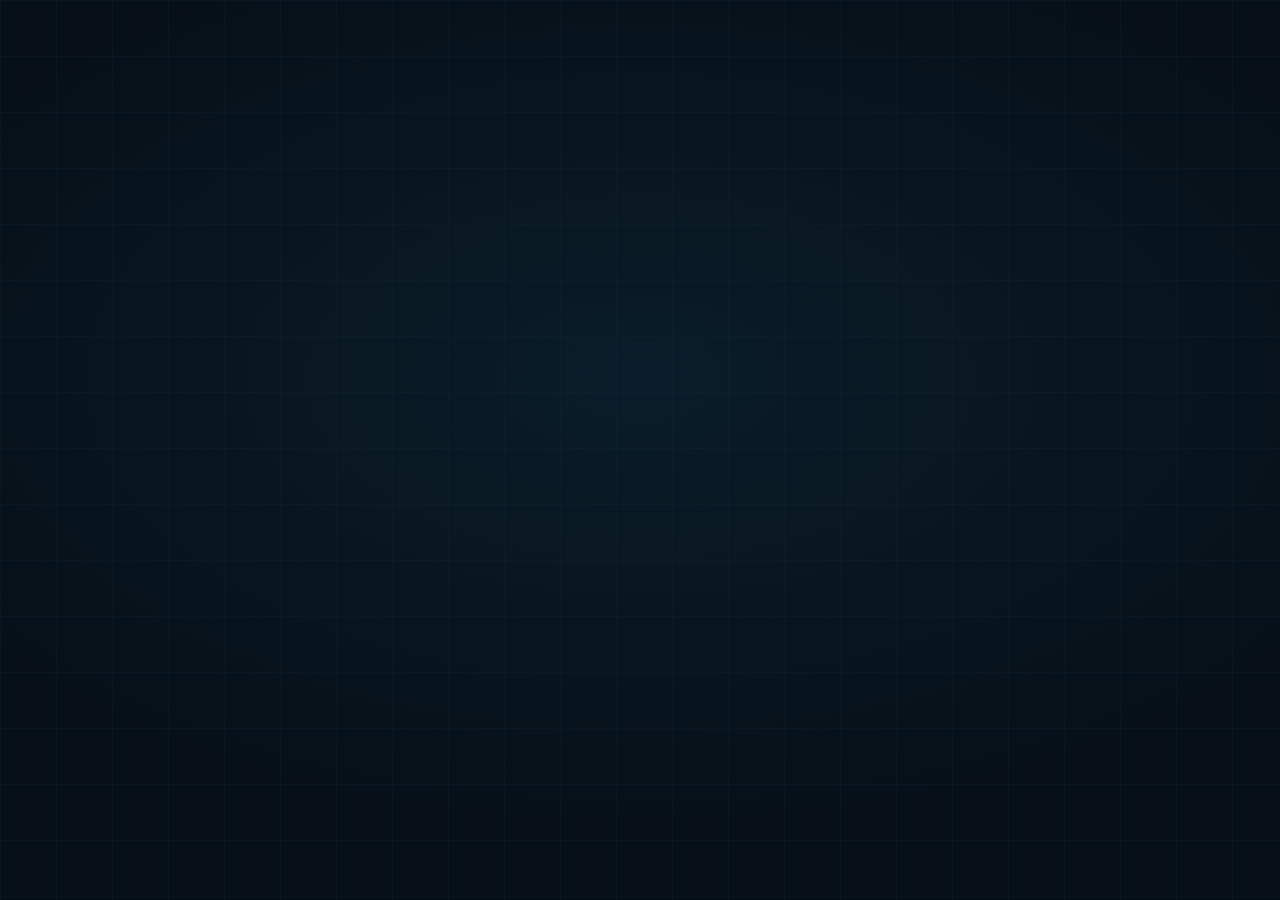
<file: index.html>
<!DOCTYPE html>
<html lang="zh-CN">
<head>
<meta charset="UTF-8" />
<meta http-equiv="refresh" content="0; url=./zijin-special-equipment.html" />
<title>紫金铜业特种设备指挥大屏</title>
</head>
<body>
<p><a href="./zijin-special-equipment.html">打开特种设备指挥大屏</a></p>
</body>
</html>
</file>
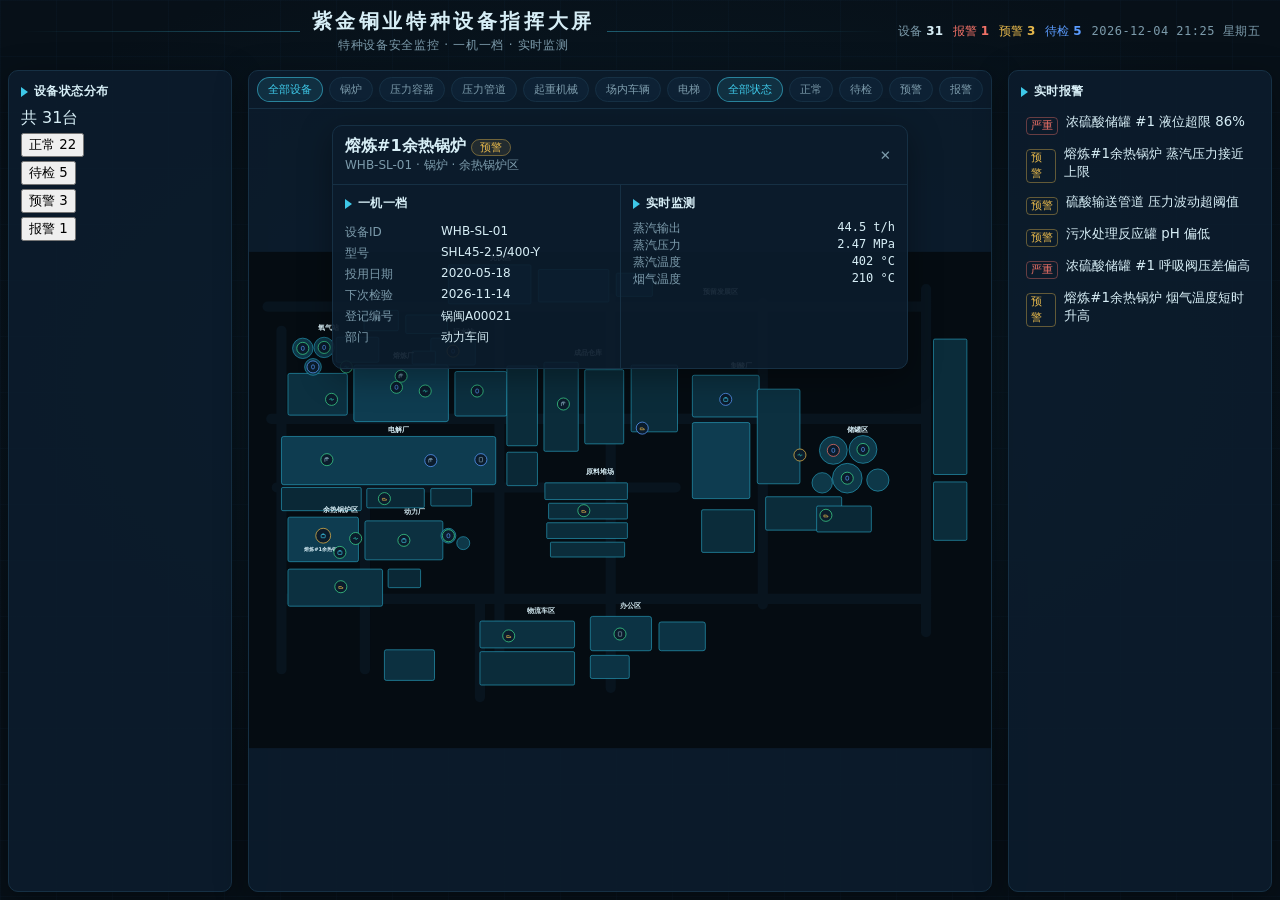
<file: zijin-special-equipment.html>
<!DOCTYPE html>
<html lang="zh-CN">
<head>
<meta charset="UTF-8" />
<meta name="viewport" content="width=device-width, initial-scale=1" />
<title>紫金铜业特种设备指挥大屏</title>
<link rel="stylesheet" href="./style.css" />
</head>
<body>
<div class="shell" id="app"></div>
<script src="./data-eq1.js"></script>
<script src="./data-eq2.js"></script>
<script src="./data-meta.js"></script>
<script src="./app-map.js"></script>
<script src="./app-ui.js"></script>
</body>
</html>
</file>
<file: style.css>
:root {
  --bg:#071018; --bg-deep:#050c12; --surface:#0b1c2c; --surface-2:#0e2438;
  --fg:#d7eef6; --muted:#7c9bab; --faint:#4d6b7a; --line:#163044; --accent:#3ec8e8;
  --ok:#3dd68c; --warn:#e6b84c; --alarm:#f07167; --info:#5b9cff; --teal:#2bb3a8; --steel:#8eb4c8;
  --map-bldg:#0c3040; --map-bldg-2:#0a2836; --map-hall:#0e3c50; --map-office:#0c3344;
  --map-solar:#123848; --map-shed:#0b2c3a; --map-stroke:#2aa8c8; --map-stroke-dim:#1a6a80;
  --map-road:#08141e; --map-road-edge:#102030; --map-water:#082430; --map-water-stroke:#164858;
  --map-green:#0a221c; --map-earth:#12160e; --map-tank:#0e3848; --map-rail:#1a2430;
}
* { box-sizing:border-box; }
html,body { margin:0; height:100%; background:var(--bg); color:var(--fg);
  font-family:"Noto Sans SC","PingFang SC","Microsoft YaHei",system-ui,sans-serif;
  -webkit-font-smoothing:antialiased; }
button, [role=button] { cursor:pointer; font-family:inherit; }
button:focus-visible { outline:2px solid var(--accent); outline-offset:2px; }
.shell { height:100%; display:flex; flex-direction:column; overflow:hidden;
  background-image: radial-gradient(ellipse 90% 70% at 50% 42%, rgb(14 48 68 / .4), transparent 70%),
    linear-gradient(rgb(16 36 52 / .22) 1px, transparent 1px),
    linear-gradient(90deg, rgb(16 36 52 / .22) 1px, transparent 1px);
  background-size:auto, 56px 56px, 56px 56px; }
header { position:relative; display:flex; align-items:center; gap:12px; padding:8px 20px; flex-shrink:0; }
header .rule { height:1px; flex:1; background:linear-gradient(to right, transparent, rgb(62 200 232 / .4)); }
header .rule.rev { background:linear-gradient(to left, transparent, rgb(62 200 232 / .4)); }
h1 { margin:0; font-size:20px; letter-spacing:.18em; font-weight:600; }
.sub { margin:2px 0 0; font-size:12px; color:var(--muted); letter-spacing:.06em; text-align:center; }
.meta { margin-left:auto; display:flex; align-items:center; gap:10px; font-size:12px; }
.meta b { font-variant-numeric:tabular-nums; }
.search { height:32px; width:160px; border:1px solid var(--line); background:rgb(14 36 56 / .8);
  color:var(--fg); border-radius:6px; padding:0 8px 0 28px; font-size:12px; }
.search-wrap { position:relative; }
.search-wrap svg { position:absolute; left:8px; top:50%; transform:translateY(-50%); color:var(--faint); }
.clock { font-family:ui-monospace,Menlo,Consolas,monospace; color:var(--muted); letter-spacing:.04em; }
.layout { display:flex; flex:1; min-height:0; }
aside { width:240px; flex-shrink:0; display:flex; flex-direction:column; gap:10px; padding:8px; min-height:0; }
aside.right { width:280px; }
.panel { background:rgb(11 28 44 / .92); border:1px solid var(--line); border-radius:10px; box-shadow:0 8px 32px rgb(0 0 0 / .35); }
.ptitle { display:flex; align-items:center; gap:6px; font-size:12px; font-weight:600; letter-spacing:.04em; margin:0 0 8px; }
.ptitle::before { content:""; width:0; height:0; border-style:solid; border-width:5px 0 5px 7px; border-color:transparent transparent transparent var(--accent); }
main { flex:1; min-width:0; min-height:0; padding:8px; }
.map-wrap { height:100%; overflow:hidden; display:flex; flex-direction:column; }
.chips { display:flex; gap:6px; overflow-x:auto; padding:6px 8px; border-bottom:1px solid var(--line); flex-shrink:0; }
.chip { flex-shrink:0; border:1px solid var(--line); background:rgb(14 36 56 / .8); color:var(--muted);
  border-radius:999px; font-size:11px; font-weight:500; padding:4px 10px; }
.chip.on { color:var(--accent); border-color:rgb(62 200 232 / .55); background:rgb(62 200 232 / .12); }
.map-stage { position:relative; flex:1; min-height:0; }
.map-stage svg.map { width:100%; height:100%; display:block; }
.marker { cursor:pointer; }
.popup { position:absolute; z-index:20; width:min(36rem, calc(100% - 16px)); left:50%; top:16px; transform:translateX(-50%);
  max-height:72%; overflow:auto; }
.pop-head { display:flex; justify-content:space-between; gap:12px; padding:10px 12px; border-bottom:1px solid var(--line); }
.pop-grid { display:grid; grid-template-columns:1fr 1fr; }
.pop-grid.one { grid-template-columns:1fr; }
.pop-col { padding:10px 12px; }
.pop-col + .pop-col { border-left:1px solid var(--line); }
.dl { display:grid; grid-template-columns:5.5rem 1fr; gap:4px 8px; font-size:12px; }
.dl dt { color:var(--muted); } .dl dd { margin:0; font-weight:500; overflow:hidden; text-overflow:ellipsis; white-space:nowrap; }
.badge { border-radius:999px; border:1px solid; padding:1px 8px; font-size:11px; }
.badge.normal { color:var(--ok); border-color:rgb(61 214 140 / .4); background:rgb(61 214 140 / .1); }
.badge.inspect { color:var(--info); border-color:rgb(91 156 255 / .4); background:rgb(91 156 255 / .1); }
.badge.warning { color:var(--warn); border-color:rgb(230 184 76 / .4); background:rgb(230 184 76 / .1); }
.badge.alarm { color:var(--alarm); border-color:rgb(240 113 103 / .4); background:rgb(240 113 103 / .1); }
.tabs { display:flex; border:1px solid var(--line); border-radius:6px; padding:2px; }
.tabs button { border:0; background:transparent; color:var(--muted); font-size:12px; padding:2px 8px; border-radius:4px; }
.tabs button.on { background:var(--surface-2); color:var(--accent); }
.xbtn { border:0; background:transparent; color:var(--muted); padding:4px; }
.bar { height:4px; background:var(--bg-deep); border-radius:99px; overflow:hidden; margin-top:4px; }
.bar > i { display:block; height:100%; background:var(--accent); }
.row { display:flex; justify-content:space-between; font-size:12px; gap:8px; }
.row .v { font-variant-numeric:tabular-nums; font-family:ui-monospace,Menlo,monospace; font-weight:500; }
.legend { position:absolute; left:8px; bottom:8px; font-size:12px; color:var(--muted);
  border:1px solid var(--line); background:rgb(11 28 44 / .8); border-radius:6px; padding:6px 8px; display:flex; gap:12px; }
.legend span { display:inline-flex; align-items:center; gap:4px; }
.pie-row { display:flex; align-items:center; gap:8px; }
.legend-list { list-style:none; margin:0; padding:0; flex:1; font-size:12px; }
.legend-list li { display:flex; align-items:center; gap:8px; margin:4px 0; }
.dot { width:7px; height:7px; border-radius:99px; background:currentColor; }
.alarm-list { list-style:none; margin:0; padding:0; overflow:auto; flex:1; min-height:0; }
.alarm-list button { width:100%; display:flex; gap:8px; text-align:left; border:1px solid transparent;
  background:transparent; color:inherit; padding:4px; border-radius:6px; }
.alarm-list button:hover { border-color:var(--line); background:rgb(14 36 56 / .6); }
.tag { font-size:11px; border:1px solid; border-radius:4px; padding:0 4px; line-height:16px; margin-top:4px; }
.tag.alarm { color:var(--alarm); border-color:rgb(240 113 103 / .4); }
.tag.warning { color:var(--warn); border-color:rgb(230 184 76 / .4); }
.gauges { display:grid; grid-template-columns:1fr 1fr; gap:8px; }
.gauge { border:1px solid rgb(22 48 68 / .8); background:rgb(5 12 18 / .4); border-radius:6px; text-align:center; padding:6px 4px; }
.gauge .v { font-family:ui-monospace,Menlo,monospace; font-weight:600; font-size:14px; font-variant-numeric:tabular-nums; }
.gauge .u { font-size:11px; color:var(--muted); font-weight:400; }
.gauge .l { font-size:11px; color:var(--muted); margin-top:2px; }
.cal { display:grid; grid-template-columns:repeat(7,1fr); text-align:center; font-size:11px; color:var(--faint); }
.cal .d { height:28px; width:28px; margin:0 auto; display:flex; align-items:center; justify-content:center;
  border-radius:4px; position:relative; border:0; background:transparent; color:inherit; }
.cal .d.has { color:var(--fg); }
.cal .d.today { border:1px solid var(--accent); color:var(--accent); }
.cal .d .dot2 { position:absolute; bottom:2px; left:50%; transform:translateX(-50%); width:4px; height:4px; border-radius:99px; background:var(--warn); }
.insp { list-style:none; margin:8px 0 0; padding:0; font-size:12px; }
.insp button { width:100%; display:flex; gap:8px; border:0; background:transparent; color:inherit; text-align:left; padding:2px 0; }
.insp button:hover { color:var(--accent); }
.pbody { padding:12px; display:flex; flex-direction:column; min-height:0; flex:1; }
.hint { position:absolute; right:8px; bottom:8px; font-size:12px; color:var(--accent);
  border:1px solid var(--line); background:rgb(11 28 44 / .85); border-radius:6px; padding:4px 8px; }
.dock { display:none; }
@media (max-width:1023px) {
  aside { display:none; }
  h1 { font-size:16px; letter-spacing:.1em; }
  .sub,.search-wrap,.clock,.meta-stats { display:none !important; }
  .popup { top:auto; bottom:8px; left:8px; right:8px; width:auto; transform:none; max-height:58%; }
  .pop-grid { grid-template-columns:1fr; }
  .pop-col + .pop-col { border-left:0; border-top:1px solid var(--line); }
  .legend { display:none; }
  .dock { display:flex; flex-shrink:0; justify-content:space-around; border-top:1px solid var(--line);
    background:rgb(11 28 44 / .9); padding:6px 8px; }
  .dock button { border:0; background:transparent; color:var(--muted); font-size:11px; min-height:44px; min-width:44px; }
  .dock button.on { color:var(--accent); }
  .sheet { position:absolute; inset:48px 0 56px; z-index:30; display:flex; flex-direction:column; }
  .sheet .mask { flex:1; background:rgb(5 12 18 / .5); border:0; }
  .sheet .box { margin:0 8px 8px; max-height:70%; overflow:auto; }
}
@keyframes pulse { from { opacity:.7; transform:scale(1); } to { opacity:0; transform:scale(2.15); } }
.pulse { transform-box:fill-box; transform-origin:center; animation:pulse 1.8s ease-out infinite; }
@media (prefers-reduced-motion:reduce) { .pulse { animation:none; opacity:.35; } }
.muted { color:var(--muted); } .faint { color:var(--faint); } .alarmc { color:var(--alarm); }
.warnc { color:var(--warn); } .infoc { color:var(--info); } .okc { color:var(--ok); }
.flex1 { flex:1; min-height:0; }
</file>
